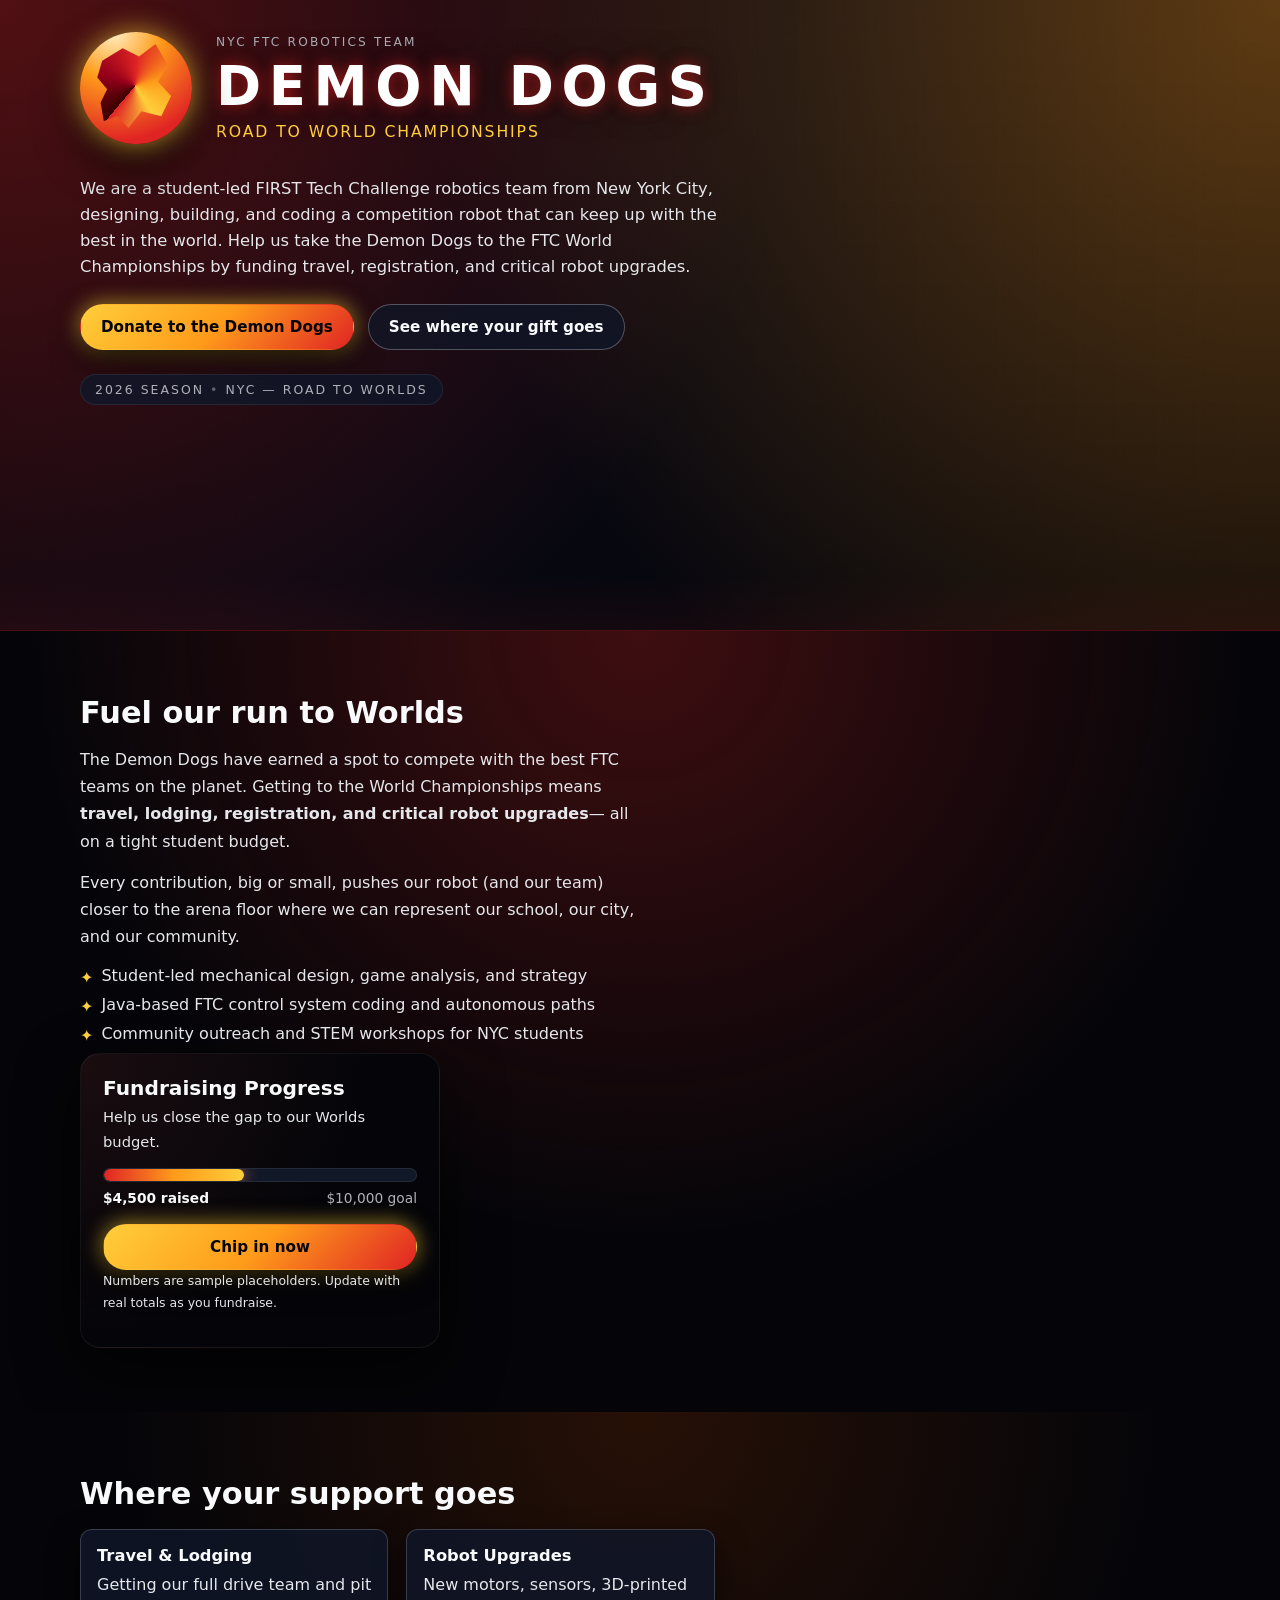
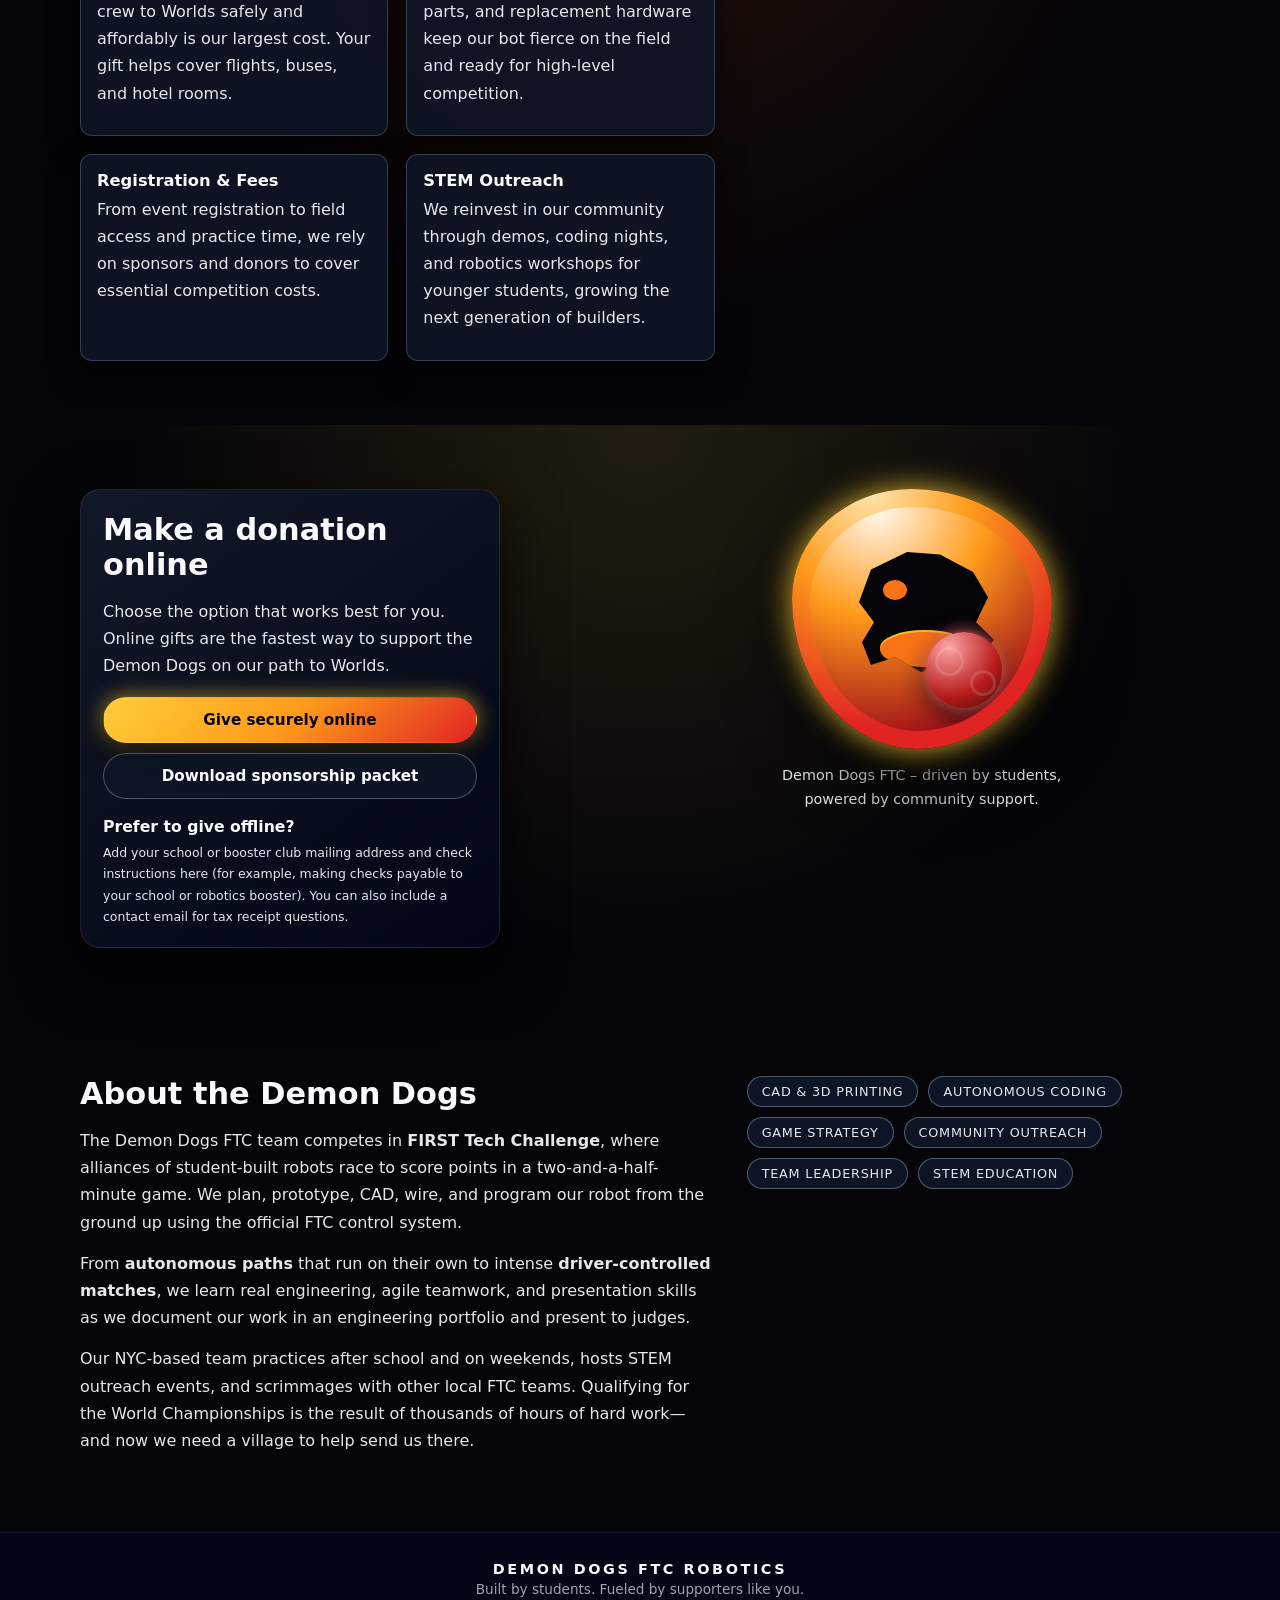
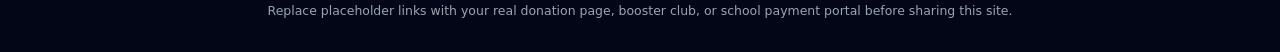
<file: index.html>
<!DOCTYPE html>
<html lang="en">
  <head>
    <meta charset="UTF-8" />
    <meta name="viewport" content="width=device-width, initial-scale=1.0" />
    <title>Demon Dogs FTC – Road to Worlds</title>
    <link rel="stylesheet" href="demon-dogs-styles.css" />
  </head>
  <body>
    <header class="dd-hero dd-hero--home">
      <div class="dd-hero-overlay"></div>
      <div class="dd-hero-content">
        <div class="dd-logo-lockup">
          <div class="dd-logo-circle">
            <div class="dd-dog-flame"></div>
          </div>
          <div class="dd-title-block">
            <p class="dd-tagline-top">NYC FTC Robotics Team</p>
            <h1 class="dd-heading-main">DEMON DOGS</h1>
            <p class="dd-tagline-bottom">Road to World Championships</p>
          </div>
        </div>
        <p class="dd-hero-text">
          We are a student-led FIRST Tech Challenge robotics team from New York City,
          designing, building, and coding a competition robot that can keep up with the
          best in the world. Help us take the Demon Dogs to the FTC World Championships
          by funding travel, registration, and critical robot upgrades.
        </p>
        <div class="dd-hero-cta">
          <a href="demon-dogs-donate.html" class="dd-btn dd-btn-primary">
            Donate to the Demon Dogs
          </a>
          <a href="#impact" class="dd-btn dd-btn-ghost">See where your gift goes</a>
        </div>
        <div class="dd-hero-badge">
          <span>2026 Season</span>
          <span class="dd-divider-dot">•</span>
          <span>NYC &mdash; Road to Worlds</span>
        </div>
      </div>
    </header>

    <main>
      <section id="goal" class="dd-section dd-section-goal">
        <div class="dd-section-inner">
          <div class="dd-section-text">
            <h2>Fuel our run to Worlds</h2>
            <p>
              The Demon Dogs have earned a spot to compete with the best FTC teams on the
              planet. Getting to the World Championships means
              <strong>travel, lodging, registration, and critical robot upgrades</strong>—
              all on a tight student budget.
            </p>
            <p>
              Every contribution, big or small, pushes our robot (and our team) closer to
              the arena floor where we can represent our school, our city, and our
              community.
            </p>
            <ul class="dd-list">
              <li><span>✦</span> Student-led mechanical design, game analysis, and strategy</li>
              <li><span>✦</span> Java-based FTC control system coding and autonomous paths</li>
              <li><span>✦</span> Community outreach and STEM workshops for NYC students</li>
            </ul>
          </div>
          <div class="dd-goal-card">
            <h3>Fundraising Progress</h3>
            <p class="dd-goal-sub">
              Help us close the gap to our Worlds budget.
            </p>
            <div class="dd-progress">
              <div class="dd-progress-bar">
                <div class="dd-progress-fill" style="width: 45%"></div>
              </div>
              <div class="dd-progress-labels">
                <span class="dd-progress-raised">$4,500 raised</span>
                <span class="dd-progress-goal">$10,000 goal</span>
              </div>
            </div>
            <a href="#donate" class="dd-btn dd-btn-primary dd-btn-full">
              Chip in now
            </a>
            <p class="dd-note">
              Numbers are sample placeholders. Update with real totals as you fundraise.
            </p>
          </div>
        </div>
      </section>

      <section id="impact" class="dd-section dd-section-impact">
        <div class="dd-section-inner dd-two-col">
          <div>
            <h2>Where your support goes</h2>
            <div class="dd-impact-grid">
              <article class="dd-impact-item">
                <h3>Travel & Lodging</h3>
                <p>
                  Getting our full drive team and pit crew to Worlds safely and affordably
                  is our largest cost. Your gift helps cover flights, buses, and hotel
                  rooms.
                </p>
              </article>
              <article class="dd-impact-item">
                <h3>Robot Upgrades</h3>
                <p>
                  New motors, sensors, 3D-printed parts, and replacement hardware keep our
                  bot fierce on the field and ready for high-level competition.
                </p>
              </article>
              <article class="dd-impact-item">
                <h3>Registration & Fees</h3>
                <p>
                  From event registration to field access and practice time, we rely on
                  sponsors and donors to cover essential competition costs.
                </p>
              </article>
              <article class="dd-impact-item">
                <h3>STEM Outreach</h3>
                <p>
                  We reinvest in our community through demos, coding nights, and robotics
                  workshops for younger students, growing the next generation of builders.
                </p>
              </article>
            </div>
          </div>
        </div>
      </section>

      <section id="donate" class="dd-section dd-section-donate">
        <div class="dd-section-inner dd-two-col dd-two-col-reverse">
          <div class="dd-donate-card">
            <h2>Make a donation online</h2>
            <p>
              Choose the option that works best for you. Online gifts are the fastest
              way to support the Demon Dogs on our path to Worlds.
            </p>
            <div class="dd-donate-options">
              <a
                href="demon-dogs-donate.html"
                class="dd-btn dd-btn-primary dd-btn-full"
                target="_blank"
                rel="noopener noreferrer"
              >
                Give securely online
              </a>
              <a
                href="https://example.com/your-sponsorship-packet"
                class="dd-btn dd-btn-ghost dd-btn-full"
                target="_blank"
                rel="noopener noreferrer"
              >
                Download sponsorship packet
              </a>
            </div>
            <div class="dd-donate-details">
              <h3>Prefer to give offline?</h3>
              <p class="dd-note">
                Add your school or booster club mailing address and check instructions
                here (for example, making checks payable to your school or robotics
                booster). You can also include a contact email for tax receipt questions.
              </p>
            </div>
          </div>
          <div class="dd-dog-panel">
            <div class="dd-dog-emblem">
              <div class="dd-dog-emblem-inner">
                <div class="dd-dog-face"></div>
                <div class="dd-dog-ball"></div>
              </div>
            </div>
            <p class="dd-dog-caption">
              Demon Dogs FTC – driven by students, powered by community support.
            </p>
          </div>
        </div>
      </section>

      <section id="about" class="dd-section dd-section-about">
        <div class="dd-section-inner dd-two-col">
          <div>
            <h2>About the Demon Dogs</h2>
            <p>
              The Demon Dogs FTC team competes in <strong>FIRST Tech Challenge</strong>,
              where alliances of student-built robots race to score points in a
              two-and-a-half-minute game. We plan, prototype, CAD, wire, and program our
              robot from the ground up using the official FTC control system.
            </p>
            <p>
              From <strong>autonomous paths</strong> that run on their own to intense
              <strong>driver-controlled matches</strong>, we learn real engineering,
              agile teamwork, and presentation skills as we document our work in an
              engineering portfolio and present to judges.
            </p>
            <p>
              Our NYC-based team practices after school and on weekends, hosts STEM
              outreach events, and scrimmages with other local FTC teams. Qualifying for
              the World Championships is the result of thousands of hours of hard
              work—and now we need a village to help send us there.
            </p>
          </div>
          <div class="dd-pill-grid">
            <span class="dd-pill">CAD & 3D Printing</span>
            <span class="dd-pill">Autonomous Coding</span>
            <span class="dd-pill">Game Strategy</span>
            <span class="dd-pill">Community Outreach</span>
            <span class="dd-pill">Team Leadership</span>
            <span class="dd-pill">STEM Education</span>
          </div>
        </div>
      </section>
    </main>

    <footer class="dd-footer">
      <div class="dd-footer-inner">
        <p class="dd-footer-name">Demon Dogs FTC Robotics</p>
        <p class="dd-footer-meta">
          Built by students. Fueled by supporters like you.
        </p>
        <p class="dd-footer-meta dd-footer-small">
          Replace placeholder links with your real donation page, booster club, or school
          payment portal before sharing this site.
        </p>
      </div>
    </footer>
  </body>
  </html>

  <!DOCTYPE html>
  <html>
  <head>
    <title>My Website</title>
  </head>
  <body>
  

  
  </body>
  </html>
</file>
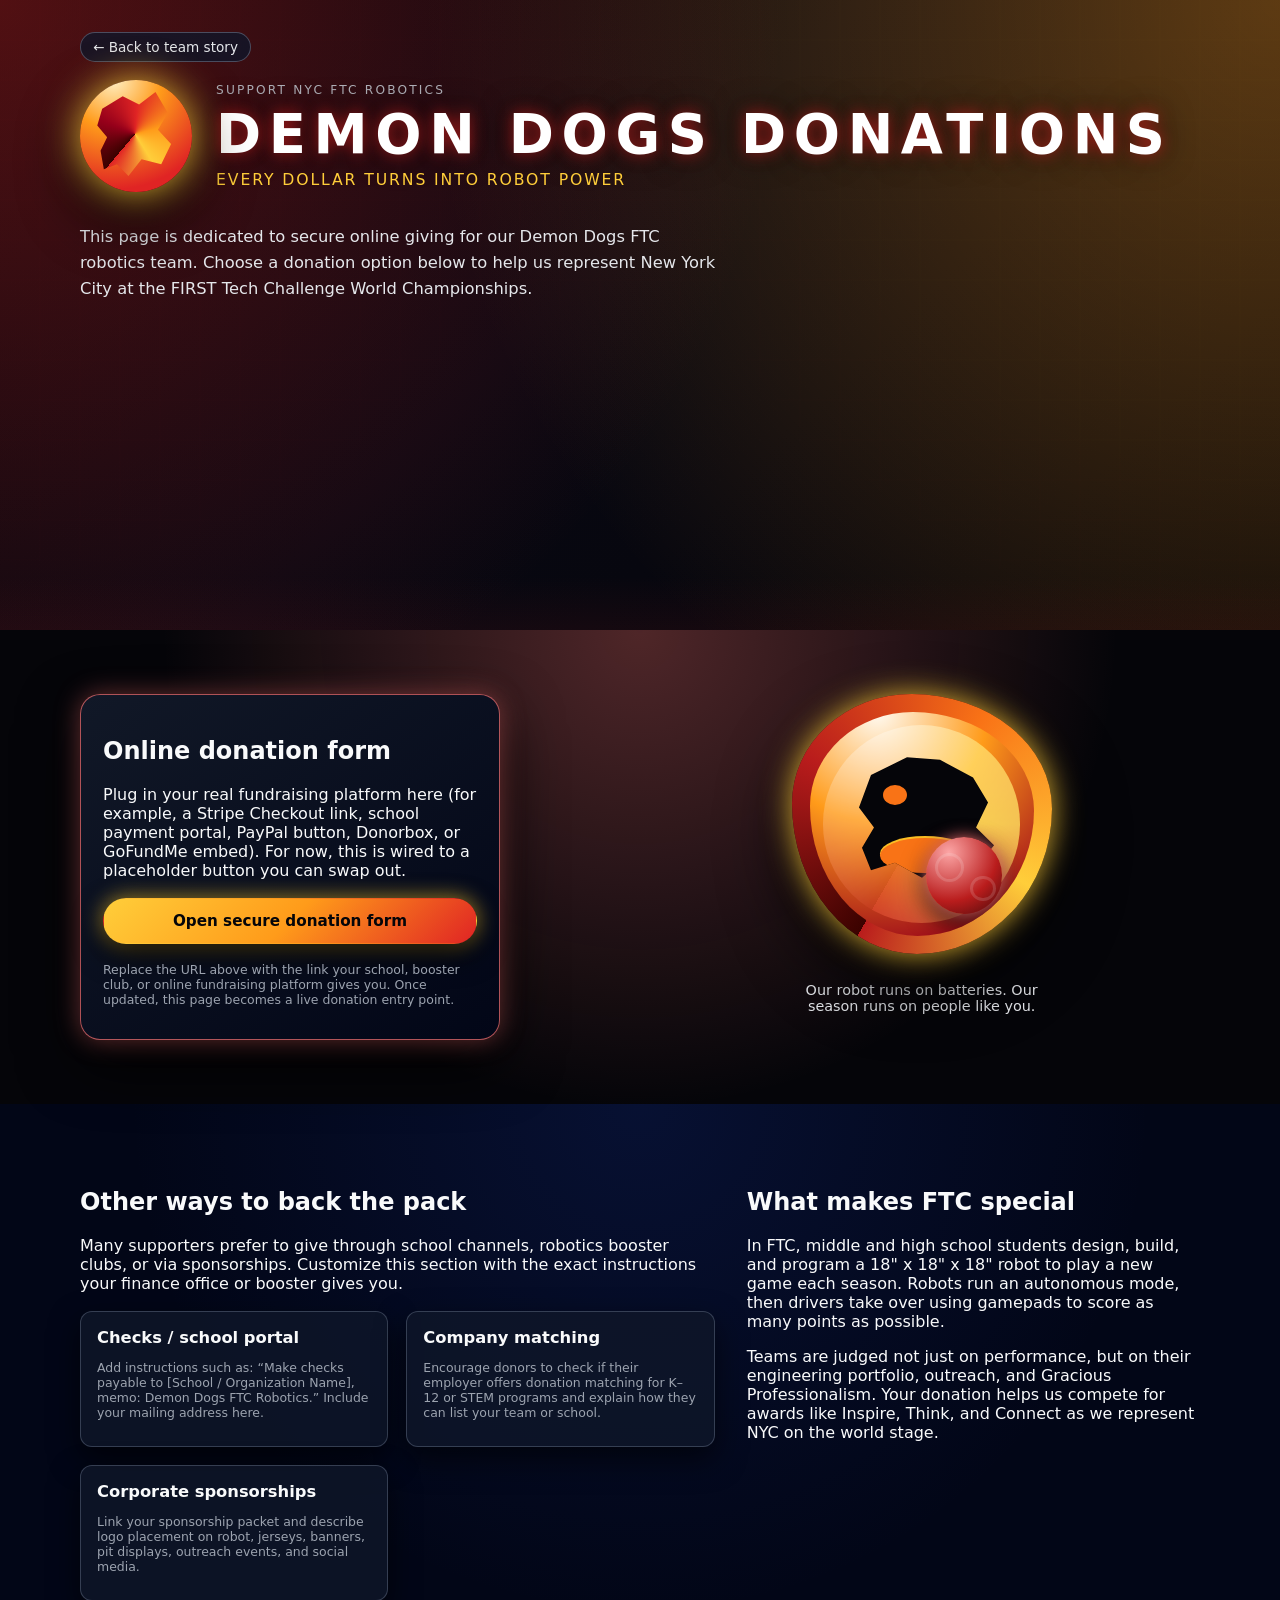
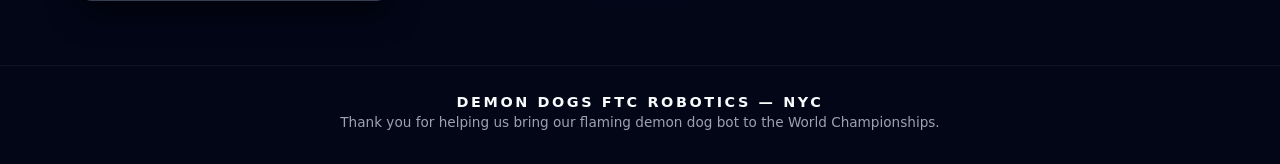
<file: donate.html>
<!DOCTYPE html>
<html lang="en">
  <head>
    <meta charset="UTF-8" />
    <meta name="viewport" content="width=device-width, initial-scale=1.0" />
    <title>Demon Dogs FTC – Donate</title>
    <link rel="stylesheet" href="demon-dogs-styles.css" />
  </head>
  <body>
    <header class="dd-hero dd-hero--donate">
      <div class="dd-hero-overlay"></div>
      <div class="dd-hero-content">
        <a href="demon-dogs-index.html" class="dd-back-link">← Back to team story</a>
        <div class="dd-logo-lockup">
          <div class="dd-logo-circle dd-logo-circle--glow">
            <div class="dd-dog-flame dd-dog-flame--intense"></div>
          </div>
          <div class="dd-title-block">
            <p class="dd-tagline-top">Support NYC FTC Robotics</p>
            <h1 class="dd-heading-main">DEMON DOGS DONATIONS</h1>
            <p class="dd-tagline-bottom">Every dollar turns into robot power</p>
          </div>
        </div>
        <p class="dd-hero-text">
          This page is dedicated to secure online giving for our Demon Dogs FTC robotics
          team. Choose a donation option below to help us represent New York City at the
          FIRST Tech Challenge World Championships.
        </p>
      </div>
    </header>

    <main>
      <section class="dd-section dd-section-donate-page">
        <div class="dd-section-inner dd-two-col dd-two-col-reverse">
          <div class="dd-donate-card dd-donate-card--primary">
            <h2>Online donation form</h2>
            <p>
              Plug in your real fundraising platform here (for example, a Stripe
              Checkout link, school payment portal, PayPal button, Donorbox, or GoFundMe
              embed). For now, this is wired to a placeholder button you can swap out.
            </p>
            <div class="dd-donate-options">
              <a
                href="https://example.com/your-real-donation-form"
                class="dd-btn dd-btn-primary dd-btn-full"
                target="_blank"
                rel="noopener noreferrer"
              >
                Open secure donation form
              </a>
            </div>
            <p class="dd-note">
              Replace the URL above with the link your school, booster club, or online
              fundraising platform gives you. Once updated, this page becomes a live
              donation entry point.
            </p>
          </div>

          <div class="dd-dog-panel dd-dog-panel--stacked">
            <div class="dd-dog-emblem dd-dog-emblem--flaming">
              <div class="dd-dog-emblem-inner">
                <div class="dd-dog-flame-ring"></div>
                <div class="dd-dog-face"></div>
                <div class="dd-dog-ball"></div>
              </div>
            </div>
            <p class="dd-dog-caption">
              Our robot runs on batteries. Our season runs on people like you.
            </p>
          </div>
        </div>
      </section>

      <section class="dd-section dd-section-alt-giving">
        <div class="dd-section-inner dd-two-col">
          <div>
            <h2>Other ways to back the pack</h2>
            <p>
              Many supporters prefer to give through school channels, robotics booster
              clubs, or via sponsorships. Customize this section with the exact
              instructions your finance office or booster gives you.
            </p>
            <div class="dd-impact-grid">
              <article class="dd-impact-item">
                <h3>Checks / school portal</h3>
                <p class="dd-note">
                  Add instructions such as: “Make checks payable to [School / Organization
                  Name], memo: Demon Dogs FTC Robotics.” Include your mailing address
                  here.
                </p>
              </article>
              <article class="dd-impact-item">
                <h3>Company matching</h3>
                <p class="dd-note">
                  Encourage donors to check if their employer offers donation matching for
                  K–12 or STEM programs and explain how they can list your team or school.
                </p>
              </article>
              <article class="dd-impact-item">
                <h3>Corporate sponsorships</h3>
                <p class="dd-note">
                  Link your sponsorship packet and describe logo placement on robot,
                  jerseys, banners, pit displays, outreach events, and social media.
                </p>
              </article>
            </div>
          </div>

          <div>
            <h2>What makes FTC special</h2>
            <p>
              In FTC, middle and high school students design, build, and program a 18"
              x 18" x 18" robot to play a new game each season. Robots run an autonomous
              mode, then drivers take over using gamepads to score as many points as
              possible.
            </p>
            <p>
              Teams are judged not just on performance, but on their engineering
              portfolio, outreach, and Gracious Professionalism. Your donation helps us
              compete for awards like Inspire, Think, and Connect as we represent NYC on
              the world stage.
            </p>
          </div>
        </div>
      </section>
    </main>

    <footer class="dd-footer">
      <div class="dd-footer-inner">
        <p class="dd-footer-name">Demon Dogs FTC Robotics &mdash; NYC</p>
        <p class="dd-footer-meta">
          Thank you for helping us bring our flaming demon dog bot to the World
          Championships.
        </p>
      </div>
    </footer>
  </body>
  </html>
</file>
<file: demon-dogs-styles.css>
:root {
  --dd-red: #e02424;
  --dd-deep-red: #96001a;
  --dd-yellow: #ffce3a;
  --dd-amber: #ff9b1a;
  --dd-black: #050509;
  --dd-gray: #b0b0b8;
  --dd-surface: #101018;
  --dd-surface-soft: #181820;
  --dd-radius-lg: 20px;
  --dd-radius-md: 12px;
  --dd-radius-pill: 999px;
  --dd-shadow-strong: 0 22px 60px rgba(0, 0, 0, 0.75);
  --dd-shadow-soft: 0 12px 30px rgba(0, 0, 0, 0.6);
}

*,
*::before,
*::after {
  box-sizing: border-box;
}

html,
body {
  margin: 0;
  padding: 0;
  font-family: system-ui, -apple-system, BlinkMacSystemFont, "SF Pro Text",
    "Segoe UI", sans-serif;
  background: radial-gradient(circle at top, #1c1014 0, #050509 55%);
  color: #f9fafb;
}

body {
  min-height: 100vh;
}

a {
  color: inherit;
  text-decoration: none;
}

img {
  max-width: 100%;
  display: block;
}

.dd-hero {
  position: relative;
  min-height: 70vh;
  padding: 32px 5vw 64px;
  background:
    radial-gradient(circle at top left, rgba(224, 36, 36, 0.35), transparent 55%),
    radial-gradient(circle at top right, rgba(255, 155, 26, 0.35), transparent 60%),
    linear-gradient(135deg, #050509, #080812 45%, #050509 100%);
  overflow: hidden;
}

.dd-hero--home::after,
.dd-hero--donate::after {
  content: "";
  position: absolute;
  inset: auto 0 -1px 0;
  height: 120px;
  background-image: linear-gradient(
    to top,
    rgba(148, 27, 27, 0.1),
    transparent 45%
  );
  pointer-events: none;
}

.dd-hero-overlay {
  position: absolute;
  inset: 0;
  background-image: url("data:image/svg+xml,%3Csvg width='320' height='320' viewBox='0 0 320 320' xmlns='http://www.w3.org/2000/svg'%3E%3Cg fill='none' stroke='rgba(255,255,255,0.03)' stroke-width='1'%3E%3Cpath d='M0 40h320M0 80h320M0 120h320M0 160h320M0 200h320M0 240h320M0 280h320'/%3E%3Cpath d='M40 0v320M80 0v320M120 0v320M160 0v320M200 0v320M240 0v320M280 0v320'/%3E%3C/g%3E%3C/svg%3E");
  mix-blend-mode: soft-light;
  opacity: 0.6;
  pointer-events: none;
}

.dd-hero-content {
  position: relative;
  max-width: 1120px;
  margin: 0 auto;
  z-index: 1;
}

.dd-logo-lockup {
  display: flex;
  align-items: center;
  gap: 24px;
  flex-wrap: wrap;
}

.dd-logo-circle {
  width: 112px;
  height: 112px;
  border-radius: 50%;
  background: radial-gradient(circle at 30% 0, #ffefc2, #ff9b1a 35%, #e02424 80%);
  box-shadow: 0 0 28px rgba(255, 206, 58, 0.7), 0 20px 45px rgba(0, 0, 0, 0.8);
  position: relative;
  overflow: hidden;
}

.dd-logo-circle--glow {
  box-shadow:
    0 0 38px rgba(255, 206, 58, 0.9),
    0 24px 60px rgba(0, 0, 0, 0.95);
}

.dd-dog-flame {
  position: absolute;
  inset: 12px 16px 16px 14px;
  background: conic-gradient(
    from 220deg,
    #3b0200,
    #96001a,
    #e02424,
    #ff9b1a,
    #ffce3a,
    #e02424
  );
  clip-path: polygon(
    10% 20%,
    35% 5%,
    55% 15%,
    75% 0%,
    90% 25%,
    78% 45%,
    94% 62%,
    82% 86%,
    58% 80%,
    42% 100%,
    28% 86%,
    12% 92%,
    8% 70%,
    16% 54%,
    4% 40%
  );
}

.dd-dog-flame--intense {
  filter: drop-shadow(0 0 26px rgba(248, 113, 113, 0.9))
    drop-shadow(0 0 52px rgba(248, 113, 113, 0.75));
}

.dd-title-block {
  min-width: 0;
}

.dd-tagline-top {
  text-transform: uppercase;
  letter-spacing: 0.18em;
  font-size: 0.76rem;
  color: var(--dd-gray);
  margin: 0 0 6px;
}

.dd-heading-main {
  font-size: clamp(2.4rem, 5vw, 3.4rem);
  margin: 0;
  letter-spacing: 0.14em;
  text-transform: uppercase;
  color: #ffffff;
  text-shadow:
    0 0 16px rgba(224, 36, 36, 0.7),
    0 0 32px rgba(0, 0, 0, 0.9);
}

.dd-tagline-bottom {
  margin: 4px 0 0;
  font-size: 0.98rem;
  color: var(--dd-yellow);
  text-transform: uppercase;
  letter-spacing: 0.12em;
}

.dd-hero-text {
  max-width: 640px;
  margin: 32px 0 24px;
  font-size: 1.02rem;
  line-height: 1.6;
  color: #e5e7eb;
}

.dd-hero-cta {
  display: flex;
  flex-wrap: wrap;
  gap: 14px;
  margin-bottom: 24px;
}

.dd-btn {
  display: inline-flex;
  align-items: center;
  justify-content: center;
  padding: 13px 20px;
  border-radius: var(--dd-radius-pill);
  font-weight: 600;
  font-size: 0.95rem;
  border: 1px solid transparent;
  cursor: pointer;
  transition:
    background 0.2s ease,
    color 0.2s ease,
    transform 0.12s ease,
    box-shadow 0.15s ease,
    border-color 0.2s ease;
}

.dd-btn-primary {
  background: linear-gradient(135deg, var(--dd-yellow), var(--dd-amber), var(--dd-red));
  color: #050509;
  box-shadow:
    0 10px 30px rgba(0, 0, 0, 0.9),
    0 0 20px rgba(255, 206, 58, 0.8);
}

.dd-btn-primary:hover {
  transform: translateY(-1px);
  box-shadow:
    0 16px 35px rgba(0, 0, 0, 0.9),
    0 0 28px rgba(255, 206, 58, 0.9);
}

.dd-btn-ghost {
  border-color: rgba(229, 231, 235, 0.3);
  color: #f9fafb;
  background: rgba(15, 23, 42, 0.7);
  backdrop-filter: blur(12px);
}

.dd-btn-ghost:hover {
  border-color: rgba(239, 68, 68, 0.7);
  background: rgba(15, 23, 42, 0.95);
}

.dd-btn-full {
  width: 100%;
}

.dd-hero-badge {
  display: inline-flex;
  align-items: center;
  gap: 6px;
  padding: 7px 14px;
  border-radius: var(--dd-radius-pill);
  font-size: 0.78rem;
  letter-spacing: 0.16em;
  text-transform: uppercase;
  background: rgba(15, 23, 42, 0.8);
  border: 1px solid rgba(248, 250, 252, 0.08);
  color: var(--dd-gray);
  backdrop-filter: blur(10px);
}

.dd-divider-dot {
  color: rgba(248, 250, 252, 0.35);
}

.dd-section {
  padding: 64px 5vw;
}

.dd-section-inner {
  max-width: 1120px;
  margin: 0 auto;
}

.dd-section-goal {
  background: radial-gradient(circle at top, rgba(148, 27, 27, 0.4), transparent 60%),
    #050509;
  border-top: 1px solid rgba(148, 27, 27, 0.5);
}

.dd-section-goal h2,
.dd-section-impact h2,
.dd-section-donate h2,
.dd-section-about h2 {
  font-size: 1.9rem;
  margin: 0 0 16px;
}

.dd-section-goal p,
.dd-section-impact p,
.dd-section-donate p,
.dd-section-about p {
  margin: 0 0 14px;
  color: #e5e7eb;
  line-height: 1.7;
}

.dd-section-text {
  max-width: 560px;
}

.dd-list {
  list-style: none;
  padding: 0;
  margin: 16px 0 0;
}

.dd-list li {
  display: flex;
  gap: 8px;
  align-items: flex-start;
  margin-bottom: 8px;
  color: #e5e7eb;
}

.dd-list span {
  color: var(--dd-yellow);
  flex-shrink: 0;
  margin-top: 2px;
}

.dd-goal-card {
  background: radial-gradient(circle at top left, #1a0d10, #050509 60%);
  border-radius: var(--dd-radius-lg);
  padding: 22px 22px 20px;
  border: 1px solid rgba(248, 250, 252, 0.06);
  box-shadow: var(--dd-shadow-strong);
  max-width: 360px;
}

.dd-goal-card h3 {
  margin: 0 0 4px;
  font-size: 1.26rem;
}

.dd-goal-sub {
  font-size: 0.92rem;
  color: var(--dd-gray);
  margin-bottom: 18px;
}

.dd-progress {
  margin-bottom: 18px;
}

.dd-progress-bar {
  width: 100%;
  height: 14px;
  background: #111827;
  border-radius: var(--dd-radius-pill);
  overflow: hidden;
  border: 1px solid rgba(249, 250, 251, 0.08);
}

.dd-progress-fill {
  height: 100%;
  background: linear-gradient(90deg, var(--dd-red), var(--dd-amber), var(--dd-yellow));
  border-radius: inherit;
  box-shadow: 0 0 16px rgba(248, 113, 113, 0.9);
}

.dd-progress-labels {
  display: flex;
  justify-content: space-between;
  margin-top: 8px;
  font-size: 0.86rem;
}

.dd-progress-raised {
  color: #f9fafb;
  font-weight: 600;
}

.dd-progress-goal {
  color: var(--dd-gray);
}

.dd-note {
  font-size: 0.78rem;
  color: #9ca3af;
}

.dd-section-impact {
  background: radial-gradient(circle at top, rgba(53, 21, 5, 0.7), transparent 58%),
    #050509;
}

.dd-impact-grid {
  display: grid;
  grid-template-columns: repeat(auto-fit, minmax(220px, 1fr));
  gap: 18px;
  margin-top: 18px;
}

.dd-impact-item {
  background: rgba(15, 23, 42, 0.8);
  border-radius: var(--dd-radius-md);
  padding: 16px 16px 14px;
  border: 1px solid rgba(148, 163, 184, 0.3);
  box-shadow: var(--dd-shadow-soft);
}

.dd-impact-item h3 {
  margin: 0 0 6px;
  font-size: 1.02rem;
  color: #f9fafb;
}

.dd-section-donate {
  background: radial-gradient(circle at top, rgba(255, 206, 58, 0.12), transparent 60%),
    #050509;
}

.dd-section-donate-page {
  background: radial-gradient(circle at top, rgba(248, 113, 113, 0.3), transparent 60%),
    #050509;
}

.dd-section-alt-giving {
  background: radial-gradient(circle at top, rgba(30, 64, 175, 0.18), transparent 60%),
    #020617;
}

.dd-donate-card {
  background: linear-gradient(145deg, #111827, #020617);
  border-radius: var(--dd-radius-lg);
  padding: 22px 22px 20px;
  border: 1px solid rgba(249, 250, 251, 0.09);
  box-shadow: var(--dd-shadow-strong);
  max-width: 420px;
}

.dd-donate-card--primary {
  border-color: rgba(248, 113, 113, 0.7);
  box-shadow:
    0 0 26px rgba(248, 113, 113, 0.4),
    0 22px 60px rgba(0, 0, 0, 0.95);
}

.dd-donate-options {
  display: flex;
  flex-direction: column;
  gap: 10px;
  margin: 18px 0;
}

.dd-donate-details h3 {
  margin: 0 0 6px;
  font-size: 0.98rem;
}

.dd-donate-details .dd-note {
  margin: 0;
}

.dd-dog-panel {
  display: flex;
  flex-direction: column;
  align-items: center;
  gap: 14px;
}

.dd-dog-panel--stacked {
  align-items: center;
}

.dd-dog-emblem {
  width: min(260px, 80vw);
  aspect-ratio: 1 / 1;
  border-radius: 46% 54% 52% 48% / 42% 44% 56% 58%;
  background: radial-gradient(circle at 30% 0, #ffe8b2, #ff9b1a 32%, #e02424 75%);
  box-shadow:
    0 0 30px rgba(255, 206, 58, 0.85),
    0 28px 70px rgba(0, 0, 0, 0.9);
  padding: 18px;
  display: flex;
  align-items: center;
  justify-content: center;
  position: relative;
}

.dd-dog-emblem-inner {
  width: 100%;
  height: 100%;
  border-radius: inherit;
  background: radial-gradient(circle at 30% 0, #fffbf3 0, #ff9b1a 40%, #96001a 90%);
  position: relative;
  overflow: hidden;
}

.dd-dog-emblem--flaming {
  background: conic-gradient(
    from 210deg,
    #3b0200,
    #b91c1c,
    #f97316,
    #ffce3a,
    #b91c1c
  );
}

.dd-dog-face {
  position: absolute;
  inset: 18% 15% 26% 18%;
  background: #050509;
  clip-path: polygon(
    14% 18%,
    38% 4%,
    60% 6%,
    82% 20%,
    92% 40%,
    84% 60%,
    96% 74%,
    84% 92%,
    62% 86%,
    48% 100%,
    30% 88%,
    14% 94%,
    8% 76%,
    16% 60%,
    6% 44%
  );
}

.dd-dog-face::before,
.dd-dog-face::after {
  content: "";
  position: absolute;
  background: #f97316;
}

.dd-dog-face::before {
  width: 16%;
  height: 16%;
  border-radius: 50%;
  left: 22%;
  top: 26%;
  box-shadow: 52% 6% 0 0 #f97316;
}

.dd-dog-face::after {
  width: 60%;
  height: 28%;
  border-radius: 50%;
  bottom: 4%;
  left: 20%;
  box-shadow: 0 -2px 0 0 #fbbf24;
}

.dd-dog-ball {
  position: absolute;
  width: 34%;
  height: 34%;
  border-radius: 50%;
  background: radial-gradient(circle at 30% 20%, #fca5a5, #b91c1c 60%, #450a0a 100%);
  bottom: 10%;
  right: 14%;
  box-shadow:
    0 0 16px rgba(248, 113, 113, 0.9),
    0 10px 26px rgba(0, 0, 0, 0.9);
}

.dd-dog-flame-ring {
  position: absolute;
  inset: 6%;
  border-radius: 50%;
  background: conic-gradient(
    from 210deg,
    rgba(148, 27, 27, 0.2),
    rgba(248, 113, 113, 0.85),
    rgba(252, 211, 77, 0.95),
    rgba(148, 27, 27, 0.7)
  );
  mix-blend-mode: screen;
  opacity: 0.85;
}

.dd-dog-ball::before,
.dd-dog-ball::after {
  content: "";
  position: absolute;
  border-radius: 50%;
  border: 3px solid rgba(248, 250, 252, 0.14);
}

.dd-dog-ball::before {
  width: 38%;
  height: 38%;
  top: 20%;
  left: 12%;
}

.dd-dog-ball::after {
  width: 34%;
  height: 34%;
  bottom: 16%;
  right: 8%;
}

.dd-dog-caption {
  max-width: 280px;
  text-align: center;
  font-size: 0.9rem;
  color: #e5e7eb;
}

.dd-section-about {
  background: #050509;
}

.dd-two-col {
  display: grid;
  grid-template-columns: minmax(0, 1.4fr) minmax(0, 1fr);
  gap: 32px;
  align-items: flex-start;
}

.dd-two-col-reverse {
  grid-template-columns: minmax(0, 1.05fr) minmax(0, 1.1fr);
}

.dd-pill-grid {
  display: flex;
  flex-wrap: wrap;
  gap: 10px;
}

.dd-pill {
  padding: 7px 14px;
  border-radius: var(--dd-radius-pill);
  font-size: 0.8rem;
  letter-spacing: 0.06em;
  text-transform: uppercase;
  background: rgba(15, 23, 42, 0.9);
  border: 1px solid rgba(148, 163, 184, 0.5);
  color: #e5e7eb;
}

.dd-footer {
  padding: 28px 5vw 34px;
  background: #020617;
  border-top: 1px solid rgba(15, 23, 42, 0.9);
}

.dd-footer-inner {
  max-width: 1120px;
  margin: 0 auto;
  text-align: center;
}

.dd-footer-name {
  margin: 0 0 4px;
  font-weight: 600;
  letter-spacing: 0.18em;
  text-transform: uppercase;
  font-size: 0.9rem;
}

.dd-footer-meta {
  margin: 0;
  font-size: 0.85rem;
  color: #9ca3af;
}

.dd-footer-small {
  margin-top: 6px;
  font-size: 0.78rem;
}

.dd-back-link {
  display: inline-flex;
  align-items: center;
  gap: 6px;
  font-size: 0.85rem;
  color: #e5e7eb;
  text-decoration: none;
  padding: 6px 12px;
  border-radius: 999px;
  background: rgba(15, 23, 42, 0.78);
  border: 1px solid rgba(148, 163, 184, 0.4);
  margin-bottom: 18px;
}

.dd-back-link:hover {
  border-color: rgba(239, 68, 68, 0.8);
}

@media (max-width: 900px) {
  .dd-two-col,
  .dd-two-col-reverse {
    grid-template-columns: minmax(0, 1fr);
  }

  .dd-goal-card,
  .dd-donate-card {
    max-width: 100%;
  }

  .dd-hero {
    padding-top: 24px;
  }

  .dd-logo-lockup {
    gap: 16px;
  }
}

@media (max-width: 640px) {
  .dd-hero {
    padding: 20px 5vw 44px;
  }

  .dd-logo-circle {
    width: 88px;
    height: 88px;
  }

  .dd-heading-main {
    letter-spacing: 0.12em;
  }

  .dd-hero-text {
    font-size: 0.98rem;
    margin-top: 24px;
  }

  .dd-section {
    padding: 44px 5vw;
  }
}
</file>
